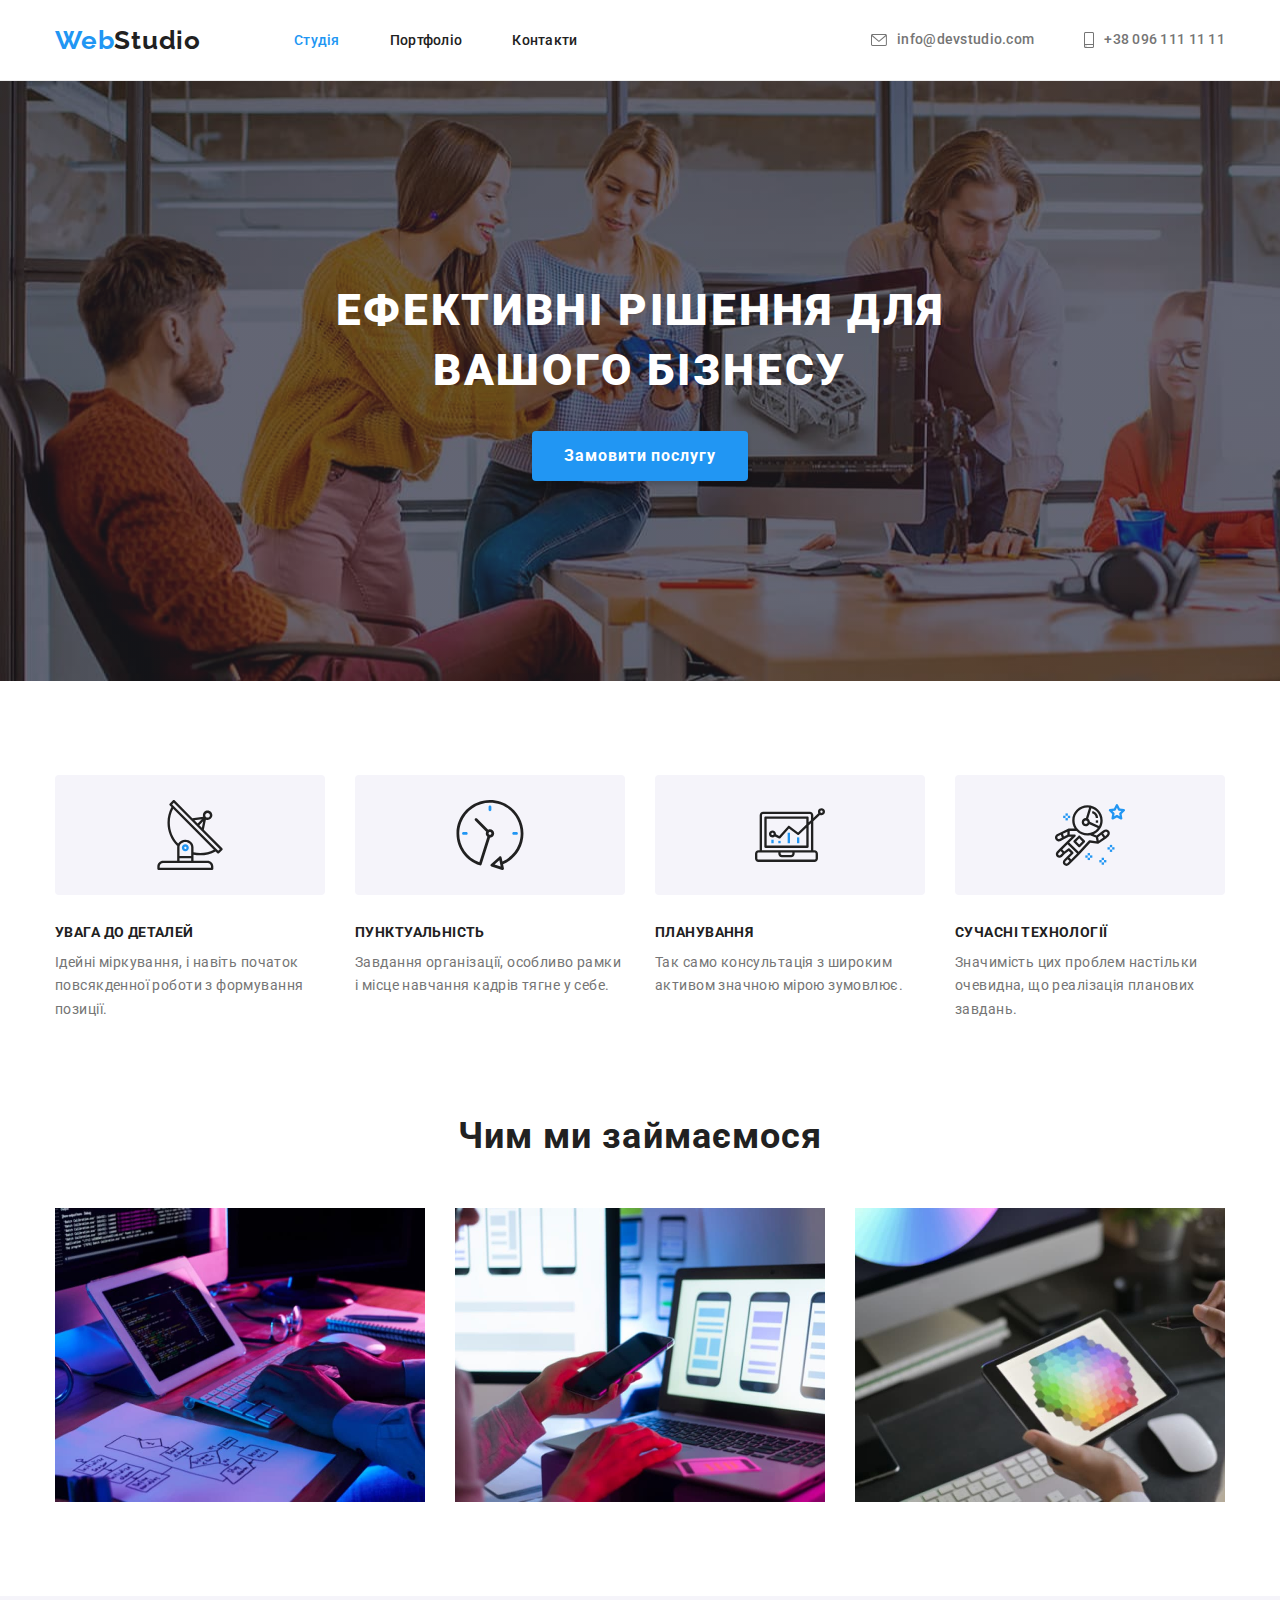
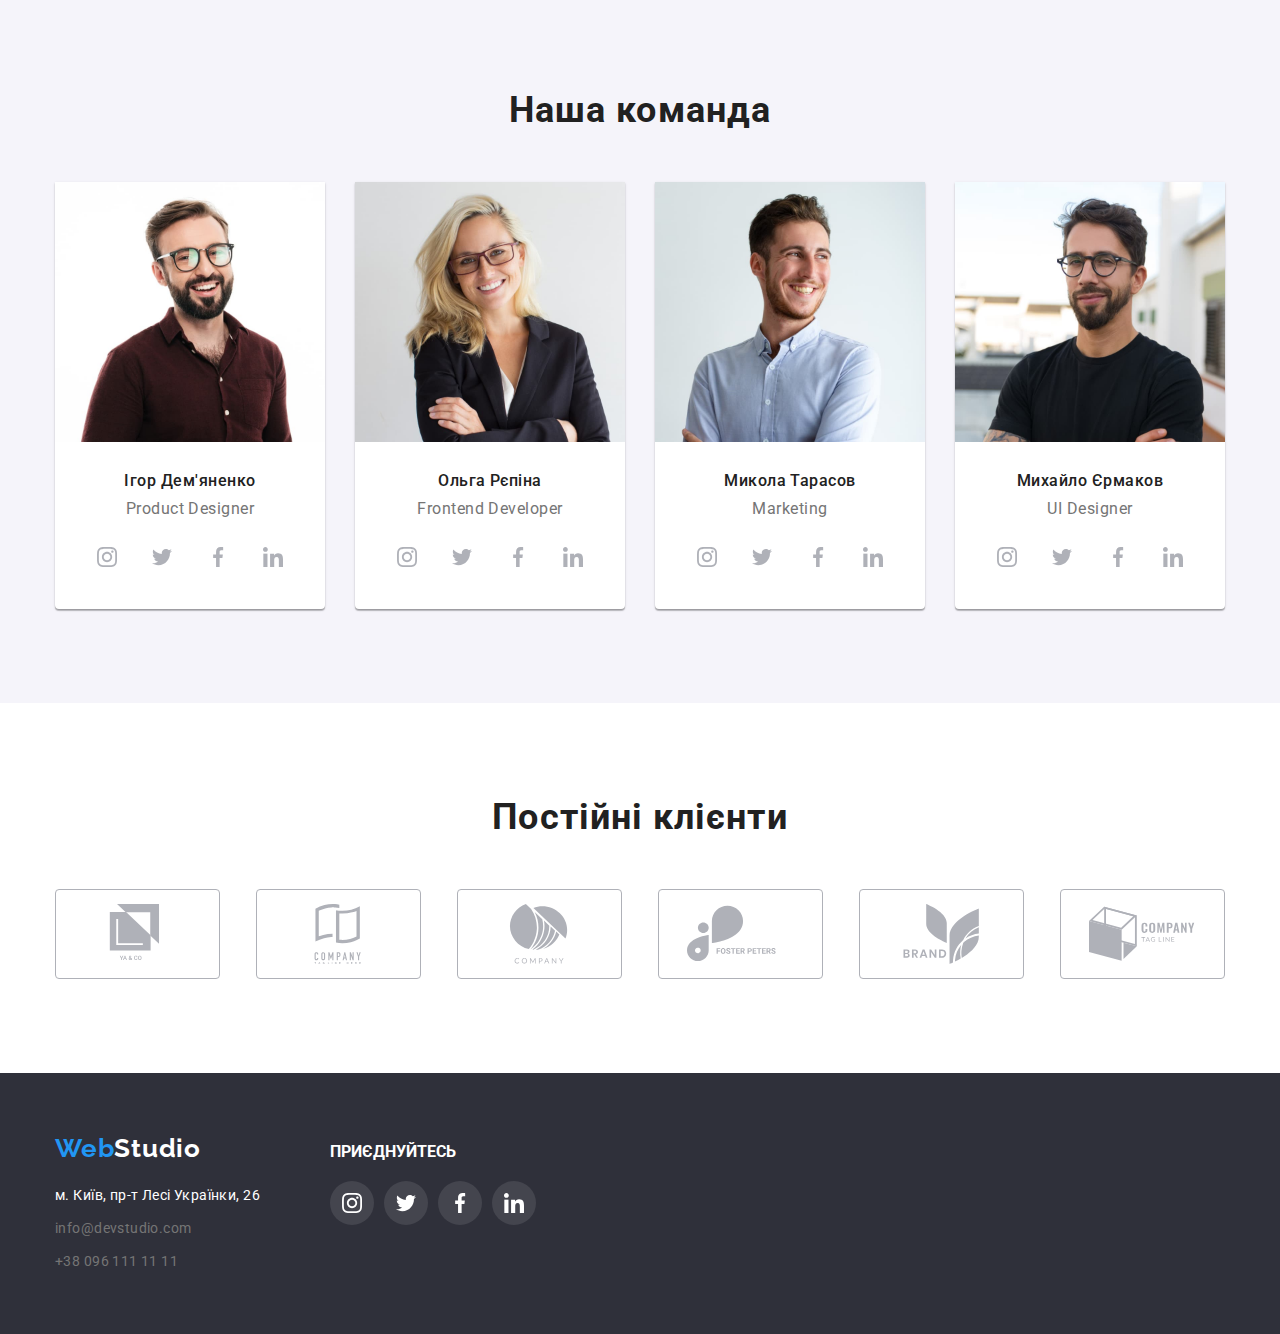
<file: index.html>
<!DOCTYPE html>
<html lang="uk">
  <head>
    <meta charset="UTF-8">
    <meta http-equiv="X-UA-Compatible" content="IE=edge">
    <meta name="viewport" content="width=device-width, initial-scale=1.0">
    <title>WebStudio</title>
    <link rel="preconnect" href="https://fonts.googleapis.com">
    <link rel="preconnect" href="https://fonts.gstatic.com" crossorigin>
    <link
      href="https://fonts.googleapis.com/css2?family=Raleway:wght@700&family=Roboto:wght@400;500;700;900&display=swap"
      rel="stylesheet"
    >
    <link
      rel="stylesheet"
      href="https://cdn.jsdelivr.net/npm/modern-normalize@1.1.0/modern-normalize.min.css"
    >
    <link rel="stylesheet" href="./css/styles.css">
  </head>
  <body class="body">
    <header class="page-header">
      <div class="container page-header-container">
      <a href="./index.html" class="logo"> <span class="colorlogo">Web</span>Studio</a>
      <nav class="page-navigation">
        <ul class="list-marker menu">
          <li><a class="navigation-link current" href="./index.html">Студія</a></li>
          <li><a class="navigation-link" href="./portfolio.html">Портфоліо</a></li>
          <li><a class="navigation-link" href="./contact">Контакти</a></li>
        </ul>
      </nav>

      <ul class="list-marker contacts">
        <li>
          <a class="phone email" href="mailto:info@devstudio.com"> <svg class="address-icon" width="16" height="12">
            <use href="./images/sprite.svg#icon-envelope"></use>
            </svg> info@devstudio.com</a>
        </li>
        <li> 
          <a class="phone" href="tel:+380961111111"><svg class="address-icon" width="10" height="16">
          <use href="./images/sprite.svg#icon-smartphone"></use>
          </svg>+38 096 111 11 11</a></li>
      </ul>
    </div>
    </header>

    <main>
      <section class="hero-block">
        <div class="container">
        <h1 class="hero-title">
          ЕФЕКТИВНІ РІШЕННЯ ДЛЯ ВАШОГО БІЗНЕСУ
        </h1>
        <button type="button" class="primary-button btn">Замовити послугу</button>
      </div>
      </section>

      <section class="section">
        <div class="container">
        <h2 class="visually-hidden">Наші цінності</h2>
        <ul class="advantage-list">
          <li class="advantage-list-item">
            <div class="features-icon-box">
              <svg class="features-icon">
                <use href="./images/sprite.svg#icon-antenna"></use>
              </svg>
            </div>
            <h3 class="advantage">УВАГА ДО ДЕТАЛЕЙ</h3>
            <p class="usual-text">
              Ідейні міркування, і навіть початок повсякденної роботи з формування позиції.
            </p>
          </li>
          <li class="advantage-list-item">
            <div class="features-icon-box">
              <svg class="features-icon">
                <use href="./images/sprite.svg#icon-clock"></use>
              </svg>
            </div>
            <h3 class="advantage">ПУНКТУАЛЬНІСТЬ</h3>
            <p class="usual-text">
              Завдання організації, особливо рамки і місце навчання кадрів тягне у себе.
            </p>
          </li>

          <li class="advantage-list-item">
            <div class="features-icon-box">
              <svg class="features-icon">
                <use href="./images/sprite.svg#icon-diagram"></use>
              </svg>
            </div>
            <h3 class="advantage">ПЛАНУВАННЯ</h3>
            <p class="usual-text">
              Так само консультація з широким активом значною мірою зумовлює.
            </p>
          </li>
          <li class="advantage-list-item">
            <div class="features-icon-box">
              <svg class="features-icon">
                <use href="./images/sprite.svg#icon-astronaut"></use>
              </svg>
            </div>
            <h3 class="advantage">СУЧАСНІ ТЕХНОЛОГІЇ</h3>
            <p class="usual-text">
              Значимість цих проблем настільки очевидна, що реалізація планових завдань.
            </p>
          </li>
        </ul>
        </div>
      </section>
      <section class="section ourservice-section">
        <div class="container">
        <h2 class="second-title">Чим ми займаємося</h2>
        <ul class="list-marker ourservice" >
          <li>
            <img src="./images/typing.jpg" alt="Пишемо бекенд" width="370">
          </li>
          <li>
            <img src="./images/phone.jpg" alt="Реалізуємо фронтенд" width="370">
          </li>
          <li>
            <img src="./images/color.jpg" alt="Розробляємо дизайн" width="370">
          </li>
        </ul>
      </div>
      </section>
      <section class="section team">
        <div class="container">
                <h2 class="second-title">Наша команда</h2>
        <ul class="list-marker team-list">
          <li class="our-team-list-item">
            <img src="./images/ihor.jpg" alt="Ігор Дем'яненко" width="270">
            <div class="card-description">

            <h3 class="team-title">Ігор Дем'яненко</h3>
            <p class="team-position">Product Designer</p>
            <div class="social-icons">
              <ul class="social-list list">
                <li class="social-list-item">
                 <a class="social-list-link" href="">
                   <svg class="social-list-icon">
                     <use href="./images/sprite.svg#icon-instagram"></use>
                   </svg>
                 </a>
                </li> 
                <li class="social-list-item">
                 <a class="social-list-link" href="">
                   <svg class="social-list-icon">
                     <use href="./images/sprite.svg#icon-twitter"></use>
                   </svg>
                 </a>
                </li> 
                <li class="social-list-item">
                 <a class="social-list-link" href="">
                   <svg class="social-list-icon">
                     <use href="./images/sprite.svg#icon-facebook"></use>
                   </svg>
                 </a>
                </li> 
                <li class="social-list-item">
                 <a class="social-list-link" href="">
                   <svg class="social-list-icon">
                     <use href="./images/sprite.svg#icon-linkedin"></use>
                   </svg>
                 </a>

                </li> 
             </ul> 
             </div>    
            </div>
          </li>

          <li class="our-team-list-item">
            <img src="./images/olya.jpg" alt="Ольга Рєпіна" width="270">
            <div class="card-description">
            <h3 class="team-title">Ольга Рєпіна</h3>
            <p class="team-position">Frontend Developer</p>
            <div class="social-icons">
              <ul class="social-list list">
                <li class="social-list-item">
                 <a class="social-list-link" href="">
                   <svg class="social-list-icon">
                     <use href="./images/sprite.svg#icon-instagram"></use>
                   </svg>
                 </a>
                </li> 
                <li class="social-list-item">
                 <a class="social-list-link" href="">
                   <svg class="social-list-icon">
                     <use href="./images/sprite.svg#icon-twitter"></use>
                   </svg>
                 </a>
                </li> 
                <li class="social-list-item">
                 <a class="social-list-link" href="">
                   <svg class="social-list-icon">
                     <use href="./images/sprite.svg#icon-facebook"></use>
                   </svg>
                 </a>
                </li> 
                <li class="social-list-item">
                 <a class="social-list-link" href="">
                   <svg class="social-list-icon">
                     <use href="./images/sprite.svg#icon-linkedin"></use>
                   </svg>
                 </a>

                </li> 
             </ul> 
             </div>    
            </div>
          </li>

          <li class="our-team-list-item">
            <img src="./images/mykola.jpg" alt="Микола Тарасов" width="270">
            <div class="card-description">
            <h3 class="team-title">Микола Тарасов</h3>
            <p class="team-position">Marketing</p>
            <div class="social-icons">
              <ul class="social-list list">
                <li class="social-list-item">
                 <a class="social-list-link" href="">
                   <svg class="social-list-icon">
                     <use href="./images/sprite.svg#icon-instagram"></use>
                   </svg>
                 </a>
                </li> 
                <li class="social-list-item">
                 <a class="social-list-link" href="">
                   <svg class="social-list-icon">
                     <use href="./images/sprite.svg#icon-twitter"></use>
                   </svg>
                 </a>
                </li> 
                <li class="social-list-item">
                 <a class="social-list-link" href="">
                   <svg class="social-list-icon">
                     <use href="./images/sprite.svg#icon-facebook"></use>
                   </svg>
                 </a>
                </li> 
                <li class="social-list-item">
                 <a class="social-list-link" href="">
                   <svg class="social-list-icon">
                     <use href="./images/sprite.svg#icon-linkedin"></use>
                   </svg>
                 </a>

                </li> 
             </ul> 
             </div>    
            </div>
          </li>

          <li class="our-team-list-item">
            <img src="./images/myhailo.jpg" alt="Михайло Єрмаков" width="270">
            <div class="card-description">
            <h3 class="team-title">Михайло Єрмаков</h3>
            <p class="team-position">UI Designer</p>
            <div class="social-icons">
              <ul class="social-list list">
                <li class="social-list-item">
                 <a class="social-list-link" href="">
                   <svg class="social-list-icon">
                     <use href="./images/sprite.svg#icon-instagram"></use>
                   </svg>
                 </a>
                </li> 
                <li class="social-list-item">
                 <a class="social-list-link" href="">
                   <svg class="social-list-icon">
                     <use href="./images/sprite.svg#icon-twitter"></use>
                   </svg>
                 </a>
                </li> 
                <li class="social-list-item">
                 <a class="social-list-link" href="">
                   <svg class="social-list-icon">
                     <use href="./images/sprite.svg#icon-facebook"></use>
                   </svg>
                 </a>
                </li> 
                <li class="social-list-item">
                 <a class="social-list-link" href="">
                   <svg class="social-list-icon">
                     <use href="./images/sprite.svg#icon-linkedin"></use>
                   </svg>
                 </a>

                </li> 
             </ul> 
             </div>    
            </div>
          </li>
        </ul>
      </div>
      </section>
      <section class="clients">
        <div class="container">
          <h2 class="second-title">Постійні клієнти</h2>
          <ul class="clients-list list">
            <li class="clients-list-item">
              <a class="clients-link" href="">
                <svg class="clients-icon">
                  <use href="./images/sprite.svg#icon-client1"></use>
                </svg>
              </a>
            </li>
            <li class="clients-list-item">
              <a class="clients-link" href="">
                <svg class="clients-icon">
                  <use href="./images/sprite.svg#icon-client2"></use>
                </svg>
              </a>
            </li>
            <li class="clients-list-item">
              <a href="" class="clients-link">
                <svg class="clients-icon">
                  <use href="./images/sprite.svg#icon-client3"></use>
                </svg>
              </a>
            </li>
            <li class="clients-list-item">
              <a href="" class="clients-link">
                <svg class="clients-icon">
                  <use href="./images/sprite.svg#icon-client4"></use>
                </svg>
              </a>
            </li>
            <li class="clients-list-item">
              <a href="" class="clients-link">
                <svg class="clients-icon">
                  <use href="./images/sprite.svg#icon-client5"></use>
                </svg>
              </a>
            </li>
            <li class="clients-list-item">
              <a href="" class="clients-link">
                <svg class="clients-icon">
                  <use href="./images/sprite.svg#icon-client6"></use>
                </svg>
              </a>
            </li>
          </ul>
        </div>
      </section>
    </main>
    <footer class="bottom-style">
      <div class="footer-container container">
        <div class="footer-address-container">
      <a href="./index.html" class="logo-footer"> <span class="colorlogo">Web</span><span class="colorlogo2">Studio</span></a>
      <address class="adress-style">
        <ul class="list-marker">
          <li class="footer-address-item">
            <a href="https://goo.gl/maps/GYPsgjkpxuacPWmt5" class="adress-street"
              >м. Київ, пр-т Лесі Українки, 26</a
            >
          </li>
          <li class="footer-address-item">
            <a href="mailto:info@devstudio.com" class="email-footer">info@devstudio.com</a>
          </li>
          <li><a href="tel:+380961111111" class="email-footer">+38 096 111 11 11</a></li>
        </ul>
      </address>
    </div>
    <div class="footer-social-box">
      <b class="follow-us">ПРИЄДНУЙТЕСЬ</b>
      <ul class="footer-social-list list">
        <li class="footer-social-item">
          <a class="footer-social-list-link" href="">
            <svg class="footer-social-list-icon">
              <use href="./images/sprite.svg#icon-instagram"></use>
            </svg>
          </a>
        </li>
        <li class="footer-social-item">
          <a class="footer-social-list-link" href="">
            <svg class="footer-social-list-icon">
              <use href="./images/sprite.svg#icon-twitter"></use>
            </svg>
          </a>
        </li>
        <li class="footer-social-item">
          <a class="footer-social-list-link" href="">
            <svg class="footer-social-list-icon">
              <use href="./images/sprite.svg#icon-facebook"></use>
            </svg>
          </a>
        </li>
        <li class="footer-social-item">
          <a class="footer-social-list-link" href="">
            <svg class="footer-social-list-icon">
              <use href="./images/sprite.svg#icon-linkedin"></use>
            </svg>
          </a>
        </li>
      </ul>
    </div>
  </div>

    </footer>
  </body>
</html>
</file>
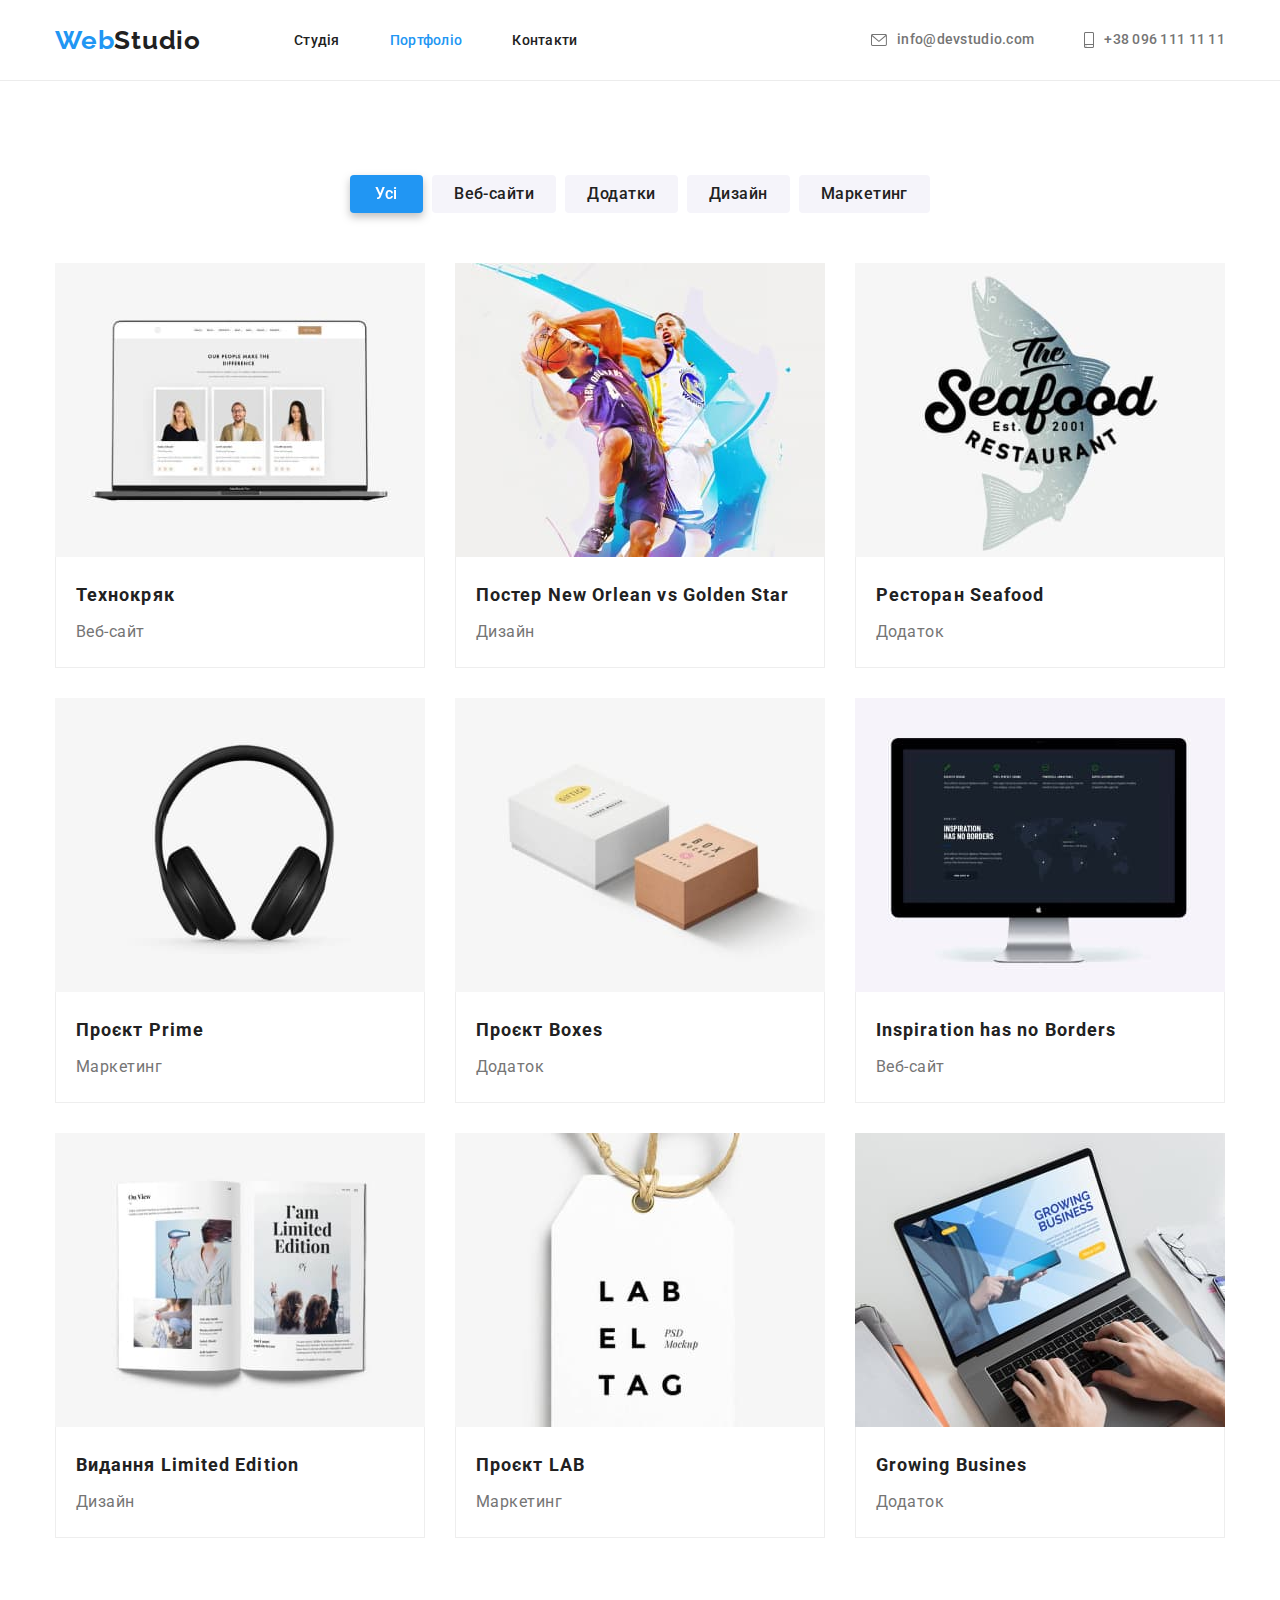
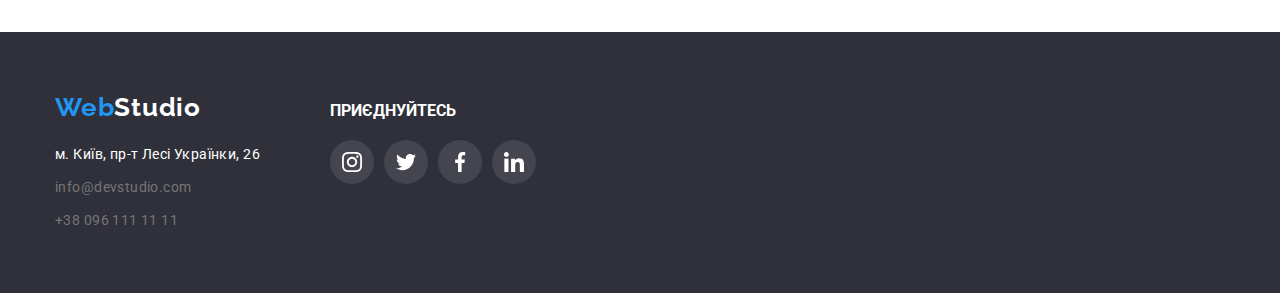
<file: portfolio.html>
<!DOCTYPE html>
<html lang="uk">
  <head>
    <meta charset="UTF-8">
    <meta http-equiv="X-UA-Compatible" content="IE=edge">
    <meta name="viewport" content="width=device-width, initial-scale=1.0">
    <title>Portfolio</title>
    <link rel="preconnect" href="https://fonts.googleapis.com">
    <link rel="preconnect" href="https://fonts.gstatic.com" crossorigin>
    <link
      href="https://fonts.googleapis.com/css2?family=Raleway:wght@700&family=Roboto:wght@400;500;700;900&display=swap"
      rel="stylesheet"
    >
    <link
      rel="stylesheet"
      href="https://cdn.jsdelivr.net/npm/modern-normalize@1.1.0/modern-normalize.min.css"
    >
    <link rel="stylesheet" href="./css/styles.css">
  </head>
  <body class="body">
    <header class="page-header">
      <div class="container page-header-container">
      <a href="./index.html" class="logo"> <span class="colorlogo">Web</span>Studio</a>
      <nav class="page-navigation">
        <ul class="list-marker menu">
          <li><a class="navigation-link" href="./index.html">Студія</a></li>
          <li><a class="navigation-link current" href="./portfolio.html">Портфоліо</a></li>
          <li><a class="navigation-link" href="./contact">Контакти</a></li>
        </ul>
      </nav>

      <ul class="list-marker contacts">
        <li>
          <a class="phone email" href="mailto:info@devstudio.com"> <svg class="address-icon" width="16" height="12">
            <use href="./images/sprite.svg#icon-envelope"></use>
            </svg> info@devstudio.com</a>
        </li>
        <li> 
          <a class="phone" href="tel:+380961111111"><svg class="address-icon" width="10" height="16">
          <use href="./images/sprite.svg#icon-smartphone"></use>
          </svg>+38 096 111 11 11</a></li>
      </ul>
    </div>
    </header>

    <main>
      <section class="section">
        <div class="container">
        <h1 class="visually-hidden">Усі проєкти</h1>
        <ul class="list-marker buttons-list">
          <li class="portfolio-buttons-list-point"><button class="buttons-list-item btn btn-current" type="button">Усі</button></li>
          <li class="portfolio-buttons-list-point"><button class="buttons-list-item btn" type="button" >Веб-сайти</button></li>
          <li class="portfolio-buttons-list-point"><button class="buttons-list-item btn" type="button" >Додатки</button></li>
          <li class="portfolio-buttons-list-point"><button class="buttons-list-item btn" type="button" >Дизайн</button></li>
          <li class="portfolio-buttons-list-point"><button class="buttons-list-item btn" type="button" >Маркетинг</button></li>
        </ul>

        <ul class="list-marker portfolio-list card-set">
          <li class="portfolio-list-item">
            <a class="portfolio-card-link" href="/"><img src="./images/cheat.jpg" alt="люди в рамках" width="370">
            <div class="portfolio-card-description"> 
            <h2 class="projects-title">Технокряк</h2>
            <p class="projects-type">Веб-сайт</p>
          </div>
        </a>
          </li>

          <li class="portfolio-list-item">
            <a class="portfolio-card-link" href="/"
              ><img src="./images/basketball.jpg" alt="люди грають в баскетбол" width="370">
              <div class="portfolio-card-description"> 
              <h2 class="projects-title">Постер New Orlean vs Golden Star</h2>
            <p class="projects-type">Дизайн</p>
          </div>
        </a>
          </li>

          <li class="portfolio-list-item">
            <a class="portfolio-card-link" href="/"
              ><img src="./images/restaurant.jpg" alt="логотип ресторану морської їжі" width="370"
            >
            <div class="portfolio-card-description"> 
            <h2 class="projects-title">Ресторан Seafood</h2>
            <p class="projects-type">Додаток</p>
          </div>
        </a>
          </li >

          <li class="portfolio-list-item">
            <a class="portfolio-card-link" href="/"><img src="./images/headphone.jpg" alt="навушники" width="370">
            <div class="portfolio-card-description"> 
            <h2 class="projects-title">Проєкт Prime</h2>
            <p class="projects-type">Маркетинг</p>
          </div>
        </a>
          </li>

          <li class="portfolio-list-item">
            <a class="portfolio-card-link" href="/"><img src="./images/boxes.jpg" alt="коробки з картону" width="370">
            <div class="portfolio-card-description"> 
            <h2 class="projects-title">Проєкт Boxes</h2>
            <p class="projects-type">Додаток</p>
          </div>
        </a>
          </li>

          <li class="portfolio-list-item">
            <a class="portfolio-card-link" href="/"
              ><img src="./images/monitor.jpg" alt="монітор з текстом про натхнення" width="370"
            >
            <div class="portfolio-card-description"> 
            <h2 class="projects-title">Inspiration has no Borders</h2>
            <p class="projects-type">Веб-сайт</p>
          </div>
        </a>
          </li>

          <li class="portfolio-list-item">
            <a class="portfolio-card-link" href="/"><img src="./images/magazine.jpg" alt="газета про дизайн" width="370">
            <div class="portfolio-card-description"> 
            <h2 class="projects-title">Видання Limited Edition</h2>
            <p class="projects-type">Дизайн</p>
          </div>
        </a>
          </li>

          <li class="portfolio-list-item">
            <a class="portfolio-card-link"  href="/"><img src="./images/label.jpg" alt="ярлик" width="370">
            <div class="portfolio-card-description"> 
            <h2 class="projects-title">Проєкт LAB</h2>
            <p class="projects-type">Маркетинг</p>
          </div>
        </a>
          </li>

          <li class="portfolio-list-item">
            <a class="portfolio-card-link" href="/"
              ><img src="./images/notebook.jpg" alt="ноутбук із текстом про бізнес" width="370"
            >
            <div class="portfolio-card-description"> 
            <h2 class="projects-title">Growing Busines</h2>
            <p class="projects-type">Додаток</p>
            </div>
          </a>
          </li>
        </ul>
      </div>
      </section>
    </main>
    <footer class="bottom-style">
      <div class="footer-container container">
        <div class="footer-address-container">
      <a href="./index.html" class="logo-footer"> <span class="colorlogo">Web</span><span class="colorlogo2">Studio</span></a>
      <address class="adress-style">
        <ul class="list-marker">
          <li class="footer-address-item">
            <a href="https://goo.gl/maps/GYPsgjkpxuacPWmt5" class="adress-street"
              >м. Київ, пр-т Лесі Українки, 26</a
            >
          </li>
          <li class="footer-address-item">
            <a href="mailto:info@devstudio.com" class="email-footer">info@devstudio.com</a>
          </li>
          <li><a href="tel:+380961111111" class="email-footer">+38 096 111 11 11</a></li>
        </ul>
      </address>
    </div>
    <div class="footer-social-box">
      <b class="follow-us">ПРИЄДНУЙТЕСЬ</b>
      <ul class="footer-social-list list">
        <li class="footer-social-item">
          <a class="footer-social-list-link" href="">
            <svg class="footer-social-list-icon">
              <use href="./images/sprite.svg#icon-instagram"></use>
            </svg>
          </a>
        </li>
        <li class="footer-social-item">
          <a class="footer-social-list-link" href="">
            <svg class="footer-social-list-icon">
              <use href="./images/sprite.svg#icon-twitter"></use>
            </svg>
          </a>
        </li>
        <li class="footer-social-item">
          <a class="footer-social-list-link" href="">
            <svg class="footer-social-list-icon">
              <use href="./images/sprite.svg#icon-facebook"></use>
            </svg>
          </a>
        </li>
        <li class="footer-social-item">
          <a class="footer-social-list-link" href="">
            <svg class="footer-social-list-icon">
              <use href="./images/sprite.svg#icon-linkedin"></use>
            </svg>
          </a>
        </li>
      </ul>
    </div>
  </div>

    </footer>
  </body>
</html>
</file>
<file: css/styles.css>
:root {
  --primary-text-color: #212121;
  --accent-color: #2196f3;
  --second-color: #757575;
  --bg-color-main: #f5f5f5;
  --bg-color-second: #ffffff;
  --bg-for-button: #f5f4fa;
  --bg-for-footer: #2f303a;
}

h1,
h2,
h3,
h4,
h5,
h6,
p {
  margin: 0;
}

ul,
ol {
  margin-top: 0;
  margin-bottom: 0;
  padding: 0;
  list-style: none;
}

img {
  display: block;
  max-width: 100%;
  height: auto;
}

.list-marker {
  list-style-type: none;
}

.link {
  text-decoration: none;
}

button {
  cursor: pointer;
}

.container {
  width: 1200px;
  margin-left: auto;
  margin-right: auto;
  padding-left: 15px;
  padding-right: 15px;
}

/*  Додаю хедер стилі і флекси*/

/*  Додаю хедер стилі і флекси*/

.body {
  font-family: 'Roboto', sans-serif;
  color: var(--primary-text-color);
}

.advantage-list {
  display: flex;
  column-gap: 30px;

  justify-content: space-around;
}


.features-icon-box {
  display: flex;
  justify-content: center;
  align-items: center;
  width: 270px;
  height: 120px;
  margin-bottom: 30px;
  background-color: #F5F4FA;
  border-radius: 4px;
}
.features-icon {
  width: 70px;
  height: 70px;}

.section {
  padding-top: 94px;
  padding-bottom: 94px;
}

.logo {
  color: var(--primary-text-color);
  text-decoration: none;
  font-family: 'Raleway', sans-serif;
  font-weight: 700;
  font-size: 26px;
  line-height: 1.19;
  letter-spacing: 0.03em;
  margin-right: 93px;
  padding: 24px 0px;
}

.logo-footer {
  color: var(--primary-text-color);
  text-decoration: none;
  font-family: 'Raleway', sans-serif;
  font-weight: 700;
  font-size: 26px;
  line-height: 1.19;
  letter-spacing: 0.03em;
}

.colorlogo {
  color: var(--accent-color);
}

.colorlogo2 {
  color: var(--bg-color-second);
}

/* телефон та імейл вгорі різний колір */
/* телефон та імейл внизу однакові */

.phone {
  font-weight: 500;
  font-size: 14px;
  line-height: 1.14;
  letter-spacing: 0.02em;
  text-decoration: none;
  color: var(--second-color);
  padding: 32px 0px;
  display: flex;
    align-items: center;
}
.phone:hover,
.phone:focus
 {
  color: var(--accent-color);}


  .phone:hover .address-icon, 
  .phone:focus .address-icon {
    fill: var(--accent-color);

}
.phone:active {
  color: var(--accent-color);
}



.address-icon {
  margin-right: 10px;
  fill: #757575;
}



.hero-block {
  background-color: var(--bg-for-footer);
  text-align: center;
  align-items: center;
  padding-top: 200px;
  padding-bottom: 200px;
      background-image: linear-gradient(rgba(47, 48, 58, 0.4),rgba(47, 48, 58, 0.4)),
    url("../images/hero-bg.jpg");
    background-repeat: no-repeat;
    background-size: cover;
    max-width: 1600px;
    margin-left: auto;
    margin-right: auto;
  }


.hero-title {
  font-weight: 900;
  font-size: 44px;
  line-height: 1.36;
  color: var(--bg-color-second);
  /* or 136% */

  letter-spacing: 0.06em;
  max-width: 696px;
  text-align: center;
  text-transform: uppercase;
  margin-right: auto;
  margin-left: auto;
}

.advantage-list {
  display: flex;
  column-gap: 30px;
}
.advantage {
  font-weight: 700;
  font-size: 14px;
  line-height: 1.14;
  letter-spacing: 0.03em;
  text-transform: uppercase;
  margin-bottom: 10px;
  margin-top: 0px;
}

/* .advantage-list-item:not(:last-child) {
    margin-right: 30px;}*/

.advantage-list li:nth-last-child(-n + 4) {
  flex-basis: 270px;
}

.usual-text {
  font-size: 14px;
  line-height: 1.7;
  /* or 171% */
  letter-spacing: 0.03em;
  color: var(--second-color);
}

.second-title {
  font-weight: 700;
  font-size: 36px;
  line-height: 1.16;
  text-align: center;
  letter-spacing: 0.03em;
  color: var(--primary-text-color);
  margin-bottom: 50px;
}
/*.padding-for-tittle {
  padding-top: 94px;}*/

.team {
  background-color: var(--bg-for-button);
  
  
}

.team-list {
  display: flex;
  column-gap: 30px;
}

.team-title {
  font-weight: 500;
  font-size: 16px;
  line-height: 1.18;
  /* identical to box height */
  text-align: center;
  letter-spacing: 0.03em;

  margin-bottom: 10px;
}
.our-team-list-item {
  width: 270px;
    background-color: var(--bg-color-second);
  box-shadow: 0px 1px 3px rgba(0, 0, 0, 0.12), 0px 1px 1px rgba(0, 0, 0, 0.14),
    0px 2px 1px rgba(0, 0, 0, 0.2);
  border-radius: 0px 0px 4px 4px;
}
.list {
  list-style: none;
}
.team-position {
  font-size: 16px;
  line-height: 1.18;
  /* identical to box height */
  text-align: center;
  letter-spacing: 0.03em;
  margin-bottom: 16px;
  color: var(--second-color);
  }

.card-description {
  padding: 30px;0
}

.social-list { 
  display: flex;
  justify-content: space-between; 
}

.social-list-link {
  display: inline-flex;
  justify-content: center;
  align-items: center;
  width: 100%;
  height: 100%;
  border-radius: 50%;
  fill: #AFB1B8;
}
.social-list-icon {
width: 20px;
height: 20px;
}


.social-list-item {
  list-style: none;
  width: 44px;
  height: 44px;
}


.social-list-link:hover,
.social-list-link:focus {
  background-color:  var(--accent-color);
}
.social-list-link:hover .social-list-icon,
.social-list-link:focus .social-list-icon {
  fill: #ffffff;
}

.clients-list {
  display: flex;
  justify-content: space-between;
}

.clients-list-item {
  height: 90px;
  width: calc(100% /6 - 30px);
  
}


.clients {
  padding-top: 94px;
  padding-bottom: 94px;
}
.clients-link {
  display: flex;
  justify-content: center;
  align-items: center;
  width: 100%;
  height: 100%;
  border: 1px solid #AFB1B8;
  border-radius: 4px;
  color: #AFB1B8;
}




.clients-link:hover .clients-icon,
.clients-link:focus .clients-icon {
  fill: var(--accent-color);
  
}

.clients-link:hover, 
.clients-link:focus { 
  color: var(--accent-color);
  border-color: var(--accent-color);
}
.clients-icon {
  width: 106px;
  height: 60px;
  fill: #AFB1B8;
  
}








.page-header {
  background: var(--bg-color-second);
  border-bottom: 1px solid #ececec;
}
.page-header-container {
  display: flex;
  align-items: center;
}

.page-navigation {
  display: flex;
  align-items: center;
}

.menu {
  display: flex;
  column-gap: 50px;
  padding-top: 32;
  padding-bottom: 32;
  align-items: center;
}

.contacts {
  display: flex;
  margin-left: auto;
  column-gap: 50px;
}

.ourservice-section {
  align-items: center;
  padding-top: 0px;
  
}
.ourservice {
  display: flex;
  column-gap: 30px;
}
/* ставимо на а */
.navigation-link {
  color: var(--primary-text-color);
  font-weight: 500;
  font-size: 14px;
  line-height: 1.14;
  letter-spacing: 0.02em;
  text-decoration: none;
  padding: 32px 0px;
}

.navigation-link:hover,
.navigation-link:focus {
  color: var(--accent-color);
}

.navigation-link:active {
  color: var(--accent-color);
}
.current {
  color: var(--accent-color);
}
/* додав стиль пря проєктів, щоб потім не  шукати
.projects {
  background: var(--bg-color-second);
  padding-top: 94px;
  padding-bottom: 94px;
}*/
.buttons-list {
  display: flex;
  justify-content: center;
  margin-bottom: 50px;
}

.portfolio-buttons-list-point:not(:last-child) {
  margin-right: 9px;
}

.buttons-list-item,
.btn-current {
  font-family: 'Roboto', sans-serif;
  font-weight: 500;
  font-size: 16px;
  line-height: 1.63;
  text-align: center;
  letter-spacing: 0.03em;
  color: var(--primary-text-color);
  text-decoration: none;
  background-color: var(--bg-for-button);
  border-radius: 4px;
  border: 0px;
  min-width: 73px;
  padding: 6px 22px;
}

.buttons-list-item:hover,
.buttons-list-item:focus,
.btn-current {
  background: var(--accent-color);
  color: var(--bg-color-second);
  filter: drop-shadow(0px 4px 4px rgba(0, 0, 0, 0.25));
}

.card-set {
  display: flex;
  flex-wrap: wrap;
  padding: 0;
  list-style: none;
  align-content: center;
}

.card-set li:nth-last-child(-n + 3) {
  margin-bottom: 0;}


.portfolio-list-item {
  align-items: center;
  margin-right: 30px;
  margin-bottom: 30px;
  
}

.portfolio-card-description {
  padding: 20px 20px;
  border: 1px solid #eeeeee;
  border-top: 0;
}

.card-set li:nth-child(3n) {
  margin-right: 0;
}

.portfolio-card-link {
  display: block;
  text-decoration: none;
}

.portfolio-card-link:hover,
.portfolio-card-link:focus {
  box-shadow: 0px 1px 1px rgba(0, 0, 0, 0.12), 0px 4px 4px rgba(0, 0, 0, 0.06), 1px 4px 6px rgba(0, 0, 0, 0.16);
}
.projects-title {
  font-weight: 700;
  font-size: 18px;
  line-height: 2;
  letter-spacing: 0.06em;
  color: var(--primary-text-color);
  text-decoration: none;
  margin-bottom: 4px;
}

.projects-type {
  font-size: 16px;
  line-height: 1.875;
  color: var(--second-color);
  text-decoration: none;
  letter-spacing: 0.03em;
}
/*кнопки*/

.btn {
  border: none;
  border-radius: 4px;
  cursor: pointer;
}
.button {
  font-family: inherit;
  color: var(--primary-text-color);
  background-color: var(--bg-for-button);
  font-weight: 500;
  font-size: 16px;
  line-height: 1.625;
  text-align: center;
  letter-spacing: 0.03em;
  cursor: pointer;
}

.button:hover,
.button:active,
.button:focus {
  color: var(--bg-color-second);
  background-color: var(--accent-color);
}
/*кнопка на головній в герої*/
.primary-button {
  font-family: inherit;
  color: var(--bg-color-second);
  background-color: var(--accent-color);
  font-weight: 700;
  font-size: 16px;
  line-height: 1.875;

  align-items: center;
  text-align: center;
  letter-spacing: 0.06em;
  cursor: pointer;
  margin-right: auto;
  margin-left: auto;
  margin-top: 30px;
  padding: 10px 32px;
  min-width: 200px;
  height: 50px;
  justify-content: center;
  box-shadow: 0px 4px 4px rgba(0, 0, 0, 0.15);
}

/* стилі футера*/
.bottom-style {
  background-color: var(--bg-for-footer);
  padding-bottom: 60px;
  padding-top: 60px;
}

.footer-address-item {
  margin-bottom: 9px;
}
.adress-street {
  font-style: normal;
  font-size: 14px;
  line-height: 1.71;
  /* or 171% */
  letter-spacing: 0.03em;
  color: var(--bg-color-second);
  text-decoration: none;
}

.adress-style {
  margin-top: 20px;
}
/* телефон та імейл внизу однакові тому один цей стиль */
.email-footer {
  font-style: normal;
  font-size: 14px;
  line-height: 1.71;
  /* or 171% */

  letter-spacing: 0.03em;
  color: var(--second-color);
  text-decoration: none;
}

.footer-social-list-link {
  display: flex;
  justify-content: center;
  align-items: center;
  width: 100%;
  height: 100%;
  border-radius: 50%;
  fill: #ffffff;
  background-color: rgba(255, 255, 255, 0.1);
}

.footer-social-list-link:hover,
.footer-social-list-link:focus {
background-color: var(--accent-color);

}
.footer-social-list-icon {
width: 20px;
height: 20px;
}
.footer-social-list { 
display: flex; 
}

.footer-container {
  display: flex;
  align-items: baseline;
 }
  

 .footer-address-container {
  margin-right: 70px;
}
.follow-us {
display: inline-block;
margin-bottom: 20px;
color: #ffffff;
font-style: normal;
text-transform: uppercase;
}

.footer-social-item {
  margin-right: 10px;
  width: 44px;
  height: 44px;
}




 .visually-hidden {
  position:absolute;
  width: 1px;
  height: 1px;
  margin: -1px;
  padding: 0;
  overflow: hiiden;
  border: 0;
  clip: rect(0 0 0 0);
 }
</file>
